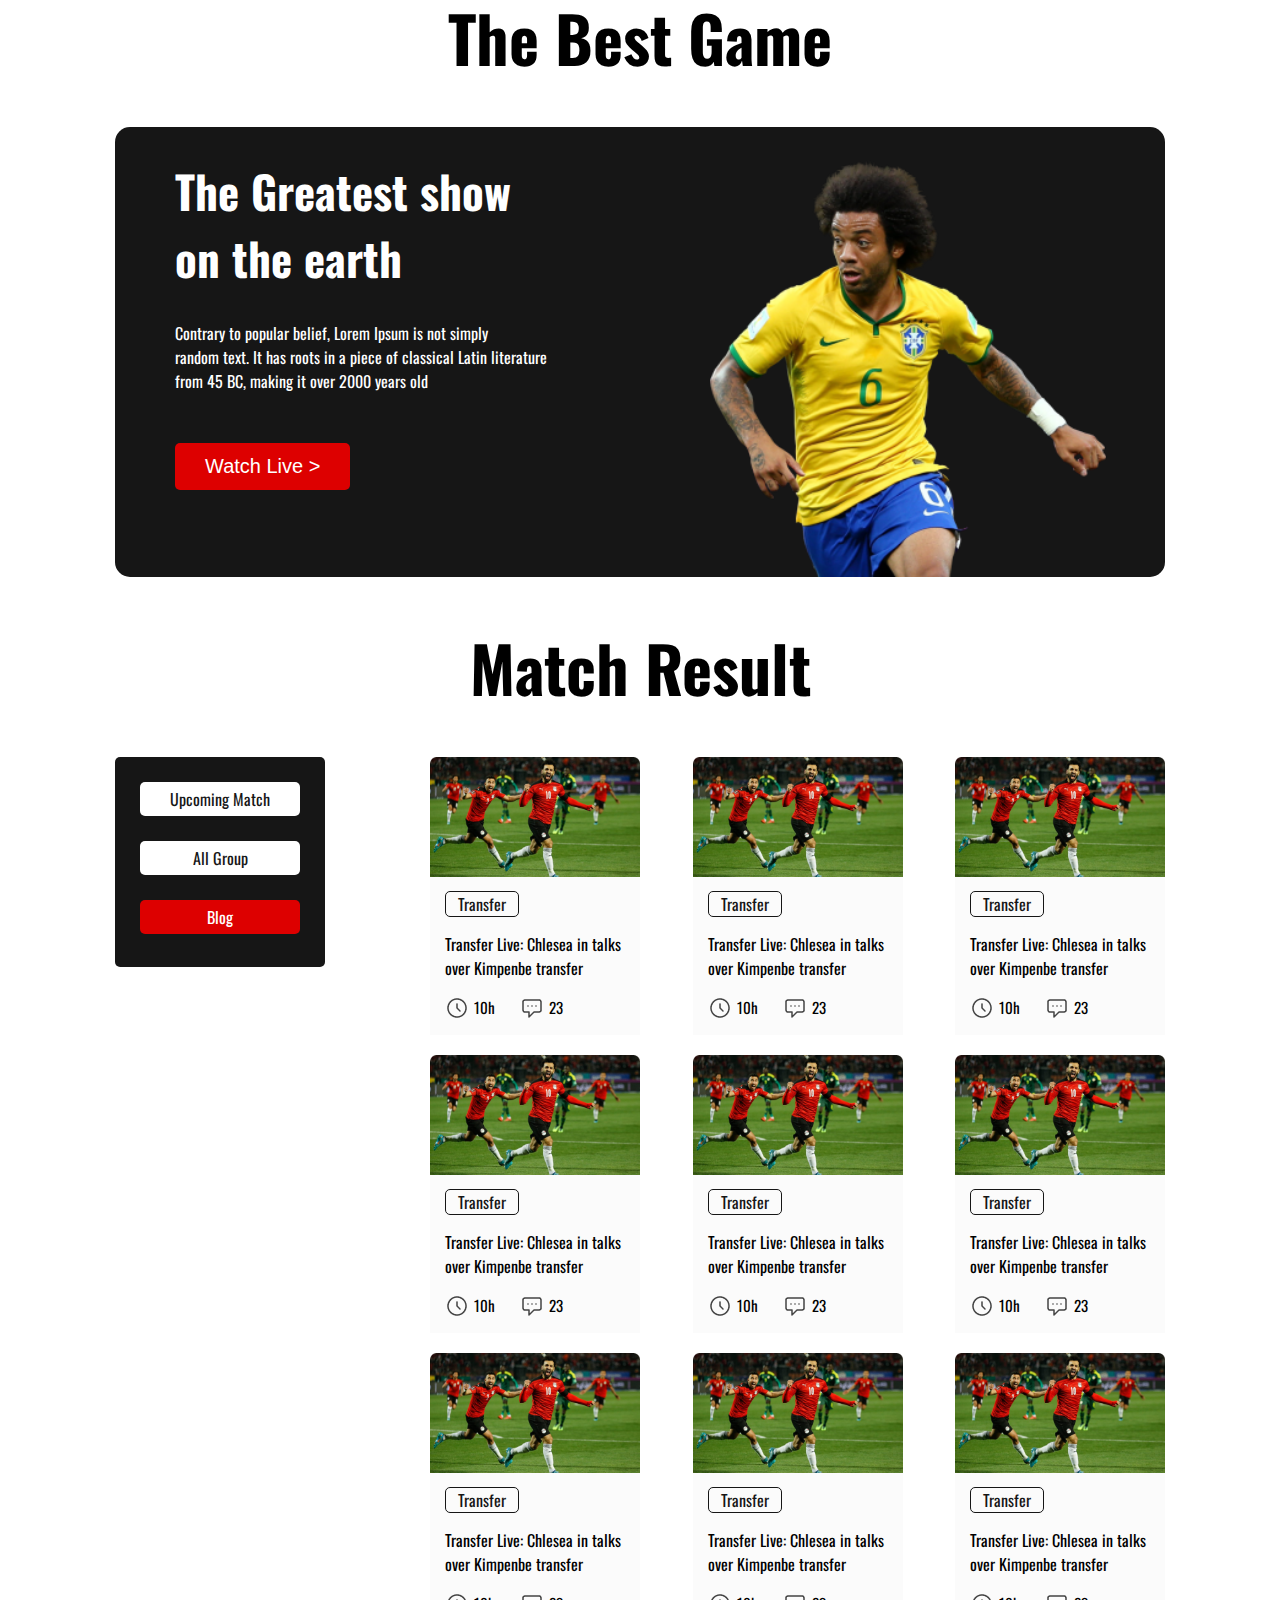
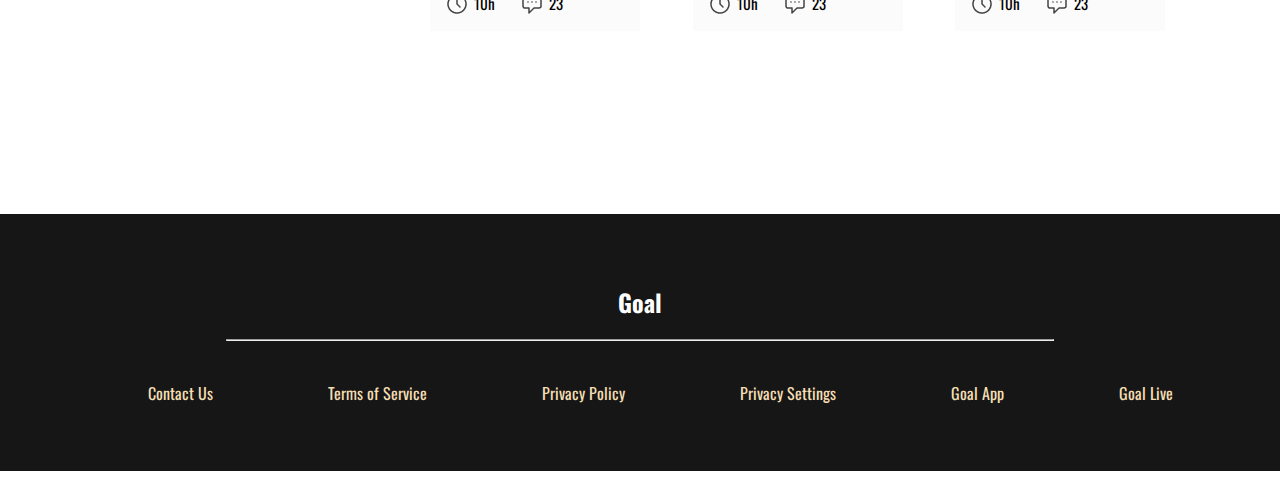
<file: index.html>
<!DOCTYPE html>
<html lang="en">
<head>
    <meta charset="UTF-8">
    <meta http-equiv="X-UA-Compatible" content="IE=edge">
    <meta name="viewport" content="width=device-width, initial-scale=1.0">
    <title>Football</title>
    <link rel="stylesheet" href="https://cdnjs.cloudflare.com/ajax/libs/animate.css/4.1.1/animate.min.css"
  />
    <link rel="stylesheet" href="style.css">

</head>
<body>

    <!-- header start -->
    <header>
        <div class="section-title">
            <h1 style="margin-top:-10px;">The Best Game</h1>
        </div>
        <section class="show-section">
            <div class="show-details half">
                <h1 class="animate__animated animate__fadeInLeft">The Greatest  show <br> on the earth</h1>
                <p class="animate__animated animate__slideInLeft"
                >Contrary to popular belief,  Lorem Ipsum is not simply <br> random text. It has roots in a piece of classical Latin literature <br> from 45 BC, making it over 2000 years old</p>
                <button class="watch-btn animate__animated animate__zoomIn">Watch Live ></button>
            </div>
            <div class=" half">
                <img src="assets/Banner Image.png" alt="">
            </div>
        </section>        
    </header>
    <!-- end header -->

    <!-- start main -->
    <main>
        <!-- match section start -->
        <section class="container upgrade-site">
            <div class="section-title">
                <h1>Match Result</h1>
            </div> 
            <div class="match-result-area">              
                <div class="upcoming">
                    <div class="schedule">
                        <div class="first-btn">
                            <a href="http://127.0.0.1:5500/upcoming.html" >Upcoming Match</a>
                        </div>
                        <div class="group-btn">
                            <a href="">All Group</a>
                        </div>
                        <div class="blog-btn" >
                            <a class="blog" href="">Blog</a> 
                        </div>
                    </div>                      
                </div>        
                <div class="all-matches">                              
                    <div class="match">
                        <div class="match-img">
                            <img class="match-img" src="assets/Blog Image.png" alt="">
                        </div>
                        <div class="match-details">
                            <a href="">Transfer</a>
                            <p>Transfer Live: Chlesea in talks      over Kimpenbe transfer</p>
    
                            <div class="icon">
                               <div class="time">
                                    <img src="assets/Time Icon.png" alt="">
                                    <span>10h</span>
                               </div>
                                <div class="message">
                                    <img src="assets/Chat Icon.png" alt="">
                                    <span>23</span>
                                </div>
                            </div>
                        </div>               
                    </div>                        
                    <div class="match">
                        <div class="match-img">
                            <img class="match-img" src="assets/Blog Image.png" alt="">
                        </div>
                        <div class="match-details">
                            <a href="">Transfer</a>
                            <p>Transfer Live: Chlesea in talks      over Kimpenbe transfer</p>
    
                            <div class="icon">
                               <div class="time">
                                    <img src="assets/Time Icon.png" alt="">
                                    <span>10h</span>
                               </div>
                                <div class="message">
                                    <img src="assets/Chat Icon.png" alt="">
                                    <span>23</span>
                                </div>
                            </div>
                        </div>               
                    </div>                        
                    <div class="match">
                        <div class="match-img">
                            <img class="match-img" src="assets/Blog Image.png" alt="">
                        </div>
                        <div class="match-details">
                            <a href="">Transfer</a>
                            <p>Transfer Live: Chlesea in talks      over Kimpenbe transfer</p>
    
                            <div class="icon">
                               <div class="time">
                                    <img src="assets/Time Icon.png" alt="">
                                    <span>10h</span>
                               </div>
                                <div class="message">
                                    <img src="assets/Chat Icon.png" alt="">
                                    <span>23</span>
                                </div>
                            </div>
                        </div>               
                    </div>                        
                    <div class="match">
                        <div class="match-img">
                            <img class="match-img" src="assets/Blog Image.png" alt="">
                        </div>
                        <div class="match-details">
                            <a href="">Transfer</a>
                            <p>Transfer Live: Chlesea in talks      over Kimpenbe transfer</p>
    
                            <div class="icon">
                               <div class="time">
                                    <img src="assets/Time Icon.png" alt="">
                                    <span>10h</span>
                               </div>
                                <div class="message">
                                    <img src="assets/Chat Icon.png" alt="">
                                    <span>23</span>
                                </div>
                            </div>
                        </div>               
                    </div>                        
                    <div class="match">
                        <div class="match-img">
                            <img class="match-img" src="assets/Blog Image.png" alt="">
                        </div>
                        <div class="match-details">
                            <a href="">Transfer</a>
                            <p>Transfer Live: Chlesea in talks      over Kimpenbe transfer</p>
    
                            <div class="icon">
                               <div class="time">
                                    <img src="assets/Time Icon.png" alt="">
                                    <span>10h</span>
                               </div>
                                <div class="message">
                                    <img src="assets/Chat Icon.png" alt="">
                                    <span>23</span>
                                </div>
                            </div>
                        </div>               
                    </div>                        
                    <div class="match">
                        <div class="match-img">
                            <img class="match-img" src="assets/Blog Image.png" alt="">
                        </div>
                        <div class="match-details">
                            <a href="">Transfer</a>
                            <p>Transfer Live: Chlesea in talks      over Kimpenbe transfer</p>
    
                            <div class="icon">
                               <div class="time">
                                    <img src="assets/Time Icon.png" alt="">
                                    <span>10h</span>
                               </div>
                                <div class="message">
                                    <img src="assets/Chat Icon.png" alt="">
                                    <span>23</span>
                                </div>
                            </div>
                        </div>               
                    </div>                        
                    <div class="match">
                        <div class="match-img">
                            <img class="match-img" src="assets/Blog Image.png" alt="">
                        </div>
                        <div class="match-details">
                            <a href="">Transfer</a>
                            <p>Transfer Live: Chlesea in talks      over Kimpenbe transfer</p>
    
                            <div class="icon">
                               <div class="time">
                                    <img src="assets/Time Icon.png" alt="">
                                    <span>10h</span>
                               </div>
                                <div class="message">
                                    <img src="assets/Chat Icon.png" alt="">
                                    <span>23</span>
                                </div>
                            </div>
                        </div>               
                    </div>                        
                    <div class="match">
                        <div class="match-img">
                            <img class="match-img" src="assets/Blog Image.png" alt="">
                        </div>
                        <div class="match-details">
                            <a href="">Transfer</a>
                            <p>Transfer Live: Chlesea in talks      over Kimpenbe transfer</p>
    
                            <div class="icon">
                               <div class="time">
                                    <img src="assets/Time Icon.png" alt="">
                                    <span>10h</span>
                               </div>
                                <div class="message">
                                    <img src="assets/Chat Icon.png" alt="">
                                    <span>23</span>
                                </div>
                            </div>
                        </div>               
                    </div>                        
                    <div class="match">
                        <div class="match-img">
                            <img class="match-img" src="assets/Blog Image.png" alt="">
                        </div>
                        <div class="match-details">
                            <a href="">Transfer</a>
                            <p>Transfer Live: Chlesea in talks      over Kimpenbe transfer</p>
    
                            <div class="icon">
                               <div class="time">
                                    <img src="assets/Time Icon.png" alt="">
                                    <span>10h</span>
                               </div>
                                <div class="message">
                                    <img src="assets/Chat Icon.png" alt="">
                                    <span>23</span>
                                </div>
                            </div>
                        </div>               
                    </div>                        
                                            
                </div>
            </div>
            
        </section>
        <p class="view-btn">
            <button>View All</button>
        </p>
        
        <!-- end match section -->
    </main>
    <!-- end main -->

    <!-- star footer -->
    <footer>
        <div class="footer-title">
            <h2>Goal</h2>
            <hr>
        </div>
        <div class="footer-extra">
            <ul>
                <li>Contact Us</li>
                <li>Terms of Service</li>
                <li>Privacy Policy</li>
                <li>Privacy Settings</li>
                <li>Goal App</li>
                <li>Goal Live</li>
            </ul>
        </div>
    </footer>   
     <!--end footer  -->
</body>
</html>
</file>
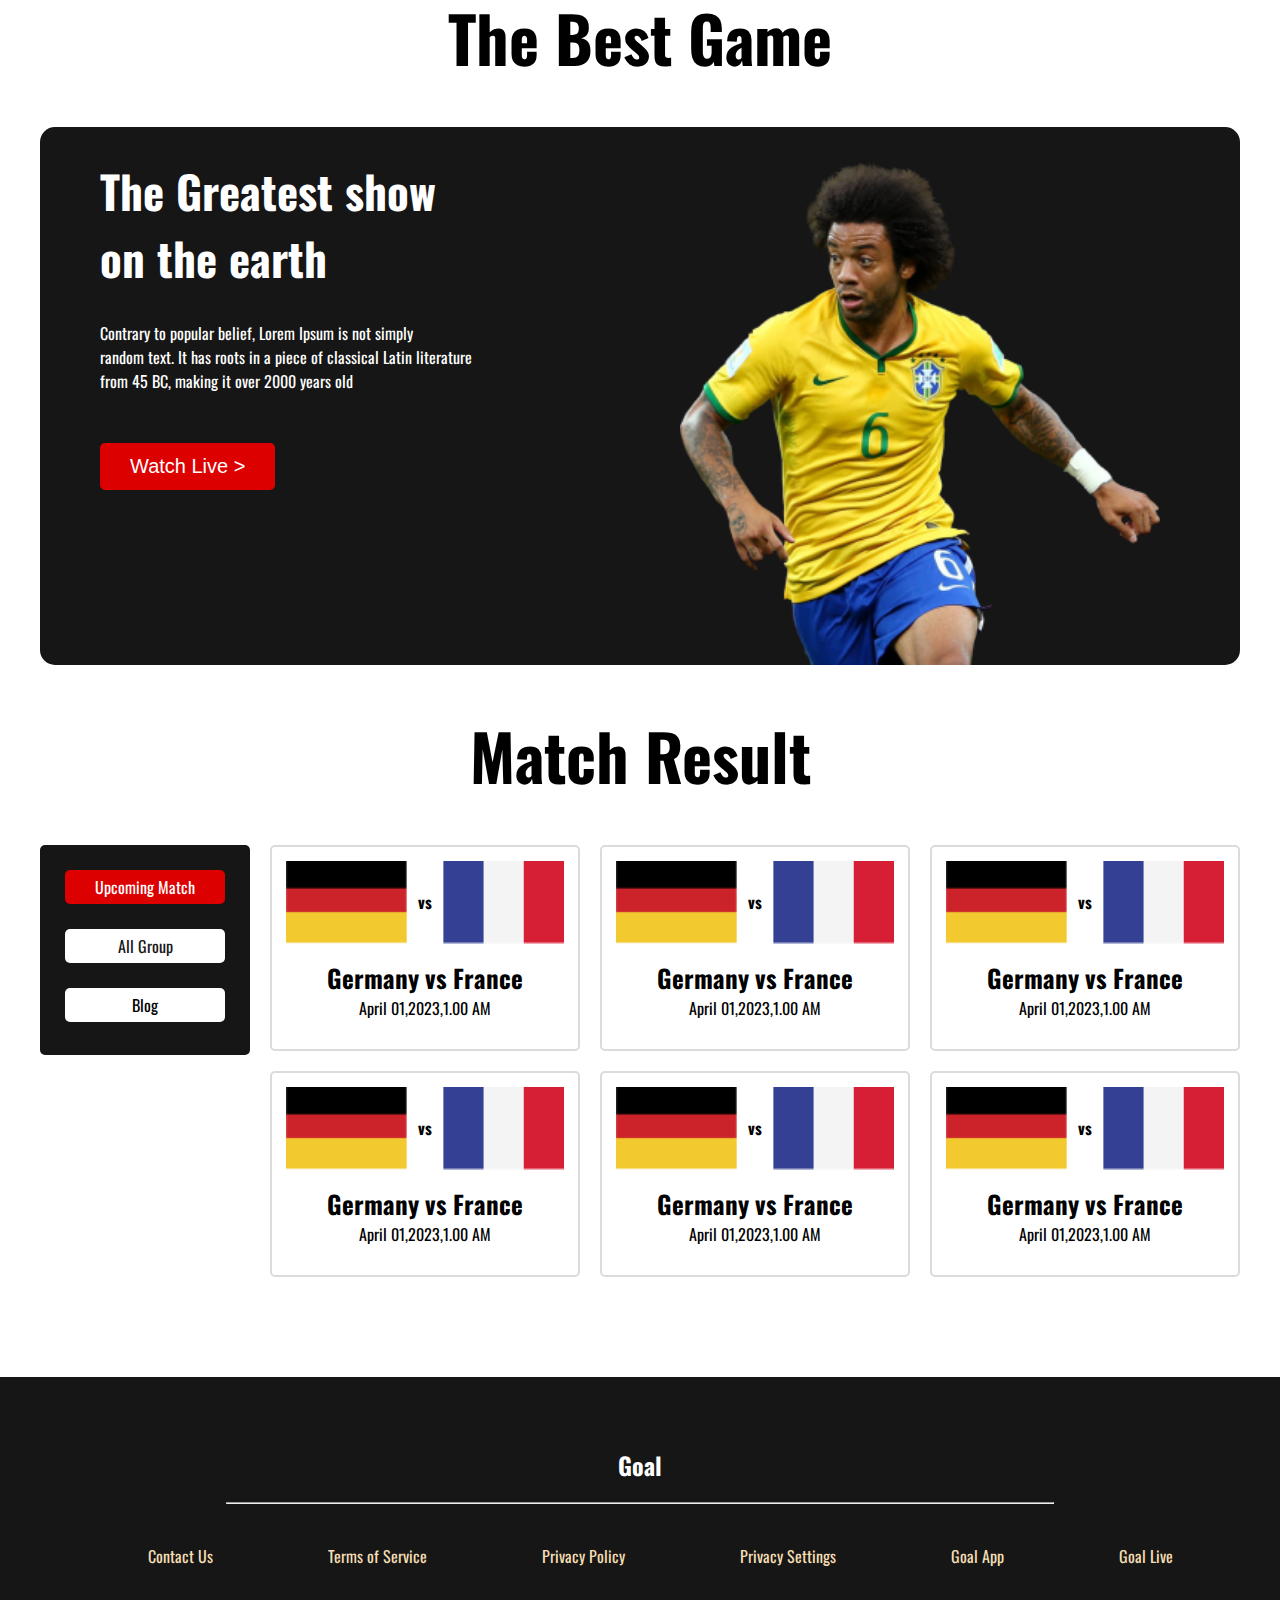
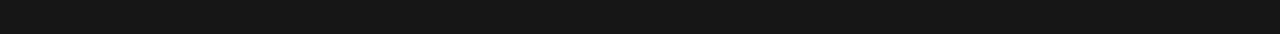
<file: upcoming.html>
<!DOCTYPE html>
<html lang="en">
<head>
    <meta charset="UTF-8">
    <meta http-equiv="X-UA-Compatible" content="IE=edge">
    <meta name="viewport" content="width=device-width, initial-scale=1.0">
    <title>Football</title>
    <link rel="stylesheet" href="upgrade.css">
</head>
<body>

    <!-- header start -->
    <header>
        <div class="section-title">
            <h1 style="margin-top:-10px;">The Best Game</h1>
        </div>
        <section class="show-section">
            <div class="show-details half">
                <h1>The Greatest  show <br> on the earth</h1>
                <p>Contrary to popular belief,  Lorem Ipsum is not simply <br> random text. It has roots in a piece of classical Latin literature <br> from 45 BC, making it over 2000 years old</p>
                <button>Watch Live ></button>
            </div>
            <div class=" half">
                <img src="assets/Banner Image.png" alt="">
            </div>
        </section>        
    </header>
    <!-- end header -->

    <!-- start main -->
    <main>
        <!-- match section start -->
        <section class="container upgrade-site">
            <div class="section-title">
                <h1>Match Result</h1>
            </div> 
            <div class="match-result-area">              
                <div class="upcoming">
                    <div class="schedule">
                        <div class="first-btn">
                            <a href="" class="upcoming-match" >Upcoming Match</a>
                        </div>
                        <div class="group-btn">
                            <a href="">All Group</a>
                        </div>
                        <div class="blog-btn" >
                            <a class="blog" href="./index.html">Blog</a> 
                        </div>
                    </div>                      
                </div>        
                <div class="all-matches">                              
                    <div class=" upcomings-matches">
                        <div class="match-fixed ">
                            <img src="assets/germany Flag.png" alt="">
                            <span class="match-span">vs</span>
                            <img src="assets/Flag.png" alt="">
                        </div>
                        <div class="match-details">
                            <h4>Germany vs France</h4>  
                            <p>April 01,2023,1.00 AM</p>
                        </div>               
                    </div>                        
                    <div class=" upcomings-matches">
                        <div class="match-fixed ">
                            <img src="assets/germany Flag.png" alt="">
                            <span class="match-span">vs</span>
                            <img src="assets/Flag.png" alt="">
                        </div>
                        <div class="match-details">
                            <h4>Germany vs France</h4>  
                            <p>April 01,2023,1.00 AM</p>
                        </div>               
                    </div>                        
                    <div class=" upcomings-matches">
                        <div class="match-fixed ">
                            <img src="assets/germany Flag.png" alt="">
                            <span class="match-span">vs</span>
                            <img src="assets/Flag.png" alt="">
                        </div>
                        <div class="match-details">
                            <h4>Germany vs France</h4>  
                            <p>April 01,2023,1.00 AM</p>
                        </div>               
                    </div>                        
                    <div class=" upcomings-matches">
                        <div class="match-fixed ">
                            <img src="assets/germany Flag.png" alt="">
                            <span class="match-span">vs</span>
                            <img src="assets/Flag.png" alt="">
                        </div>
                        <div class="match-details">
                            <h4>Germany vs France</h4>  
                            <p>April 01,2023,1.00 AM</p>
                        </div>               
                    </div>                        
                    <div class=" upcomings-matches">
                        <div class="match-fixed ">
                            <img src="assets/germany Flag.png" alt="">
                            <span class="match-span">vs</span>
                            <img src="assets/Flag.png" alt="">
                        </div>
                        <div class="match-details">
                            <h4>Germany vs France</h4>  
                            <p>April 01,2023,1.00 AM</p>
                        </div>               
                    </div>                        
                    <div class=" upcomings-matches">
                        <div class="match-fixed ">
                            <img src="assets/germany Flag.png" alt="">
                            <span class="match-span">vs</span>
                            <img src="assets/Flag.png" alt="">
                        </div>
                        <div class="match-details">
                            <h4>Germany vs France</h4>  
                            <p>April 01,2023,1.00 AM</p>
                        </div>               
                    </div>                        
                                            
                                            
                </div>
            </div>
        </section>
        <!-- end match section -->
    </main>
    <!-- end main -->

    <!-- star footer -->
    <footer>
        <div class="footer-title">
            <h2>Goal</h2>
            <hr>
        </div>
        <div class="footer-extra">
            <ul>
                <li>Contact Us</li>
                <li>Terms of Service</li>
                <li>Privacy Policy</li>
                <li>Privacy Settings</li>
                <li>Goal App</li>
                <li>Goal Live</li>
            </ul>
        </div>
    </footer>   
     <!--end footer  -->
</body>
</html>
</file>
<file: style.css>
/* google fonts */
@import url('https://fonts.googleapis.com/css2?family=Oswald:wght@400;500;600;700&display=swap');

 /* common css style*/
body{
    font-family: 'Oswald', sans-serif;
    margin: 0;
}
section{
    margin-bottom: 100px;
}

.watch-btn{
    border: none;
    color: white;
    background-color: #DD0000;
    padding: 12px 30px;
    border-radius: 5px;
    font-size: 20px;
}

.section-title{
    font-size: 32px;
    font-weight: 700px;
    text-align: center;
    margin-bottom: 30px;
}

/* header css style  */


.show-section{
    background-color: #161616;
    color: #FFFFFF;
    width: 1050px;
    height: 450px;
    display: flex;
    justify-content: space-between;
    margin: 0 auto;
    border-radius: 15px;
}
.show-details{
    padding-left: 60px;
}
.show-details h1{
    font-size: 45px;
    font-weight: 700px;
}
.show-details p{
    margin-bottom: 50px;
}
.half{
   width: 50%;
}
.half img{
    width: 80%;
    margin-left: 40px;
    margin-top: 33px;
}

/*Match section css style */
 
.container{
    width: 1050px;
    margin: 0 auto;
    
}
.upgrade-site{
    margin-bottom: 100px;
}
.match-result-area{
    display: grid;
    grid-template-columns:1fr 3fr;
    margin: 0 auto;
}
.upcoming{
    width: 210px;
    height: 210px;
    margin-bottom: 35px;
    background-color: #161616;
    border-radius: 5px;
}
.schedule a {
    text-decoration: none;
    display: flex;
    justify-content: center;
}
.first-btn {
    background-color: white;
    width:150px;
    margin: auto;
    padding: 5px;
    margin-top: 25px;
    border-radius: 5px;
}
.group-btn{
    background-color:white;
    width: 150px;
    margin: auto;
    padding: 5px;
    margin-top: 25px;
    border-radius: 5px;
}
.first-btn a {
    color: #161616;
}
.group-btn a{
    color: #161616;
}

.blog-btn{
    background-color: #DD0000;
    width: 150px;
    margin: auto;
    padding: 5px;    
    margin-top: 25px;
    border-radius: 5px;
}
.blog-btn a{
    color: white;
}
.all-matches{
    display: grid;
    grid-template-columns:repeat(3, 1fr);
    grid-row-gap: 20px;
    place-items: end;
    
}

.match{
    width: 210px;
}
.match-img{
    width: 210px;
    height: 120px;
}

.match-details{
    background-color:#e8e8e830;    
    padding: 15px;
} 
.match-details a{
    text-decoration: none;
    color: #161616;
    border: 1px solid #161616;
    padding: 0 12px;
    border-radius: 5px;
}

.icon{
   display: grid;
   grid-template-columns: 1fr 1fr 2fr;
   grid-gap: 25px;
   font-size: 15px;
}
.time {
    display: flex;
    justify-content: space-between;
    gap: 5px; 
}
.message{
    display: flex;
    justify-content: space-around;
    gap: 5px;
}

/* view all button css */
.view-btn{
    text-align: center;
    margin-bottom: 30px;
}
.view-btn button{
    border: none;
    border-radius: 5px;
    background-color: #DD0000;
    padding: 15px 35px;
    color: white;
    font-size: 20px;
    visibility: hidden;
}

/* footer css styles */
footer{
    background-color: #161616;
    color: white;
    padding:50px;
}
.footer-title{
    text-align: center;
}
hr{
    width: 70%;
    margin-bottom: 40px;
}
.footer-extra ul{
    display: flex;
    justify-content: space-around;
    align-items: center;
    color: wheat;
}
.footer-extra li{
    list-style: none;
}

/* full media query */
/* Mobile */
@media only screen and (max-width: 668px) {
   
    .container{
     width: auto;
    }
    .show-section{
     width: auto;
     display: grid;
     grid-template-columns: 1fr;
     height: auto;
    }
    .half img{
     margin-top: 42px;
     height: auto;
    }
    .match-result-area{
     display: grid;
     grid-template-columns: 1fr;
    }
    .all-matches{
     display: grid;
     grid-template-columns: 1fr ;
     gap: 30px;
     margin: 25px;
     
 }
 .upcoming{
     width: auto;
     background-color: white; 
     height: 100px;
 
 }
 .schedule{
     display: grid;
     grid-template-columns: 1fr 1fr 1fr;
     gap: 20px;
     margin: 0 8px;
 }
 .first-btn {
     background-color: #DD0000;
     width:103px;
     border: 2px solid #747373;
 }
 .group-btn{
     background-color:white;
     width: 92px;
     border: 2px solid #747373;       
 }
 
 .blog-btn{
     background-color:white;
     width: 92px;
     border: 2px solid #747373;
 }
   }
 /* Tablet */
 
   @media only screen and (min-width: 669px) and (max-width: 980px) {
     .container{
         width: auto;
     }
     .show-section{
         width: auto;
        }
        .match-result-area{
         display: grid;
         grid-template-columns: 1fr;
        }
        .all-matches{
         display: grid;
         grid-template-columns: 1fr 1fr;
         gap: 30px;
         margin: 25px;
         
     }
     .upcoming{
         width: auto;
         background-color: white; 
         height: 100px;
     
     }
     .schedule{
         display: grid;
         grid-template-columns: 1fr 1fr 1fr;
         gap: 20px;
         margin: 0 8px;
     }
     .first-btn {
         background-color: #DD0000;
         width:120px;
         border: 2px solid #747373;
     }
     .group-btn{
         background-color:white;
         width: 92px;
         border: 2px solid #747373;
     }
     
     .blog-btn{
         background-color:white;
          width: 92px;
          border: 2px solid #747373;
 }
 .view-btn button{
   visibility: visible;
}
   }
</file>
<file: upgrade.css>
/* google fonts */
@import url('https://fonts.googleapis.com/css2?family=Oswald:wght@400;500;600;700&display=swap');

 /* common css style*/
body{
    font-family: 'Oswald', sans-serif;
    margin: 0;
}
section{
    margin-bottom: 100px;
}

button{
    border: none;
    color: white;
    background-color: #DD0000;
    padding: 12px 30px;
    border-radius: 5px;
    font-size: 20px;
}

.section-title{
    font-size: 32px;
    font-weight: 700px;
    text-align: center;
    margin-bottom: 30px;
}

/* header css style  */


.show-section{
    background-color: #161616;
    color: #FFFFFF;
    width: 1200px;
    height: 538px;
    margin: 0 auto;
    border-radius: 15px;
    display: grid;
    grid-template-columns: 1fr 1fr;
}
.show-details{
    padding-left: 60px;
}
.show-details h1{
    font-size: 45px;
    font-weight: 700px;
}
.show-details p{
    margin-bottom: 50px;
}
.half img{
    width: 80%;
    margin-left: 40px;
    margin-top: 33px;
}

/*Match section css style */
 
.container{
    width: 1200px;
    margin: 0 auto;
    
}
.upgrade-site{
    margin-bottom: 100px;
}
.match-result-area{
    display: grid;
    grid-template-columns:1fr 4fr;
    gap: 20px;
    margin: 0 auto;
}
.upcoming{
    width: 210px;
    height: 210px;
    margin-bottom: 35px;
    background-color: #161616;
    border-radius: 5px;
}
.schedule a {
    text-decoration: none;
    display: flex;
    justify-content: center;
}
.first-btn {
    background-color: #DD0000;
    width:150px;
    margin: auto;
    padding: 5px;
    margin-top: 25px;
    border-radius: 5px;
}
.group-btn{
    background-color:white;
    width: 150px;
    margin: auto;
    padding: 5px;
    margin-top: 25px;
    border-radius: 5px;
}
.first-btn a {
    color: #fff;
}
.group-btn a{
    color: #161616;
}

.blog-btn{
    background-color:white;
    width: 150px;
    margin: auto;
    padding: 5px;    
    margin-top: 25px;
    border-radius: 5px;
}
.blog-btn a{
    color: black;
}
.blog-btn:hover {
    background-color: red;
}
.first-btn {
    background-color: #DD0000;
    width:150px;
    margin: auto;
    padding: 5px;
    margin-top: 25px;
    border-radius: 5px;
}
.group-btn{
    background-color:white;
    width: 150px;
    margin: auto;
    padding: 5px;
    margin-top: 25px;
    border-radius: 5px;
}
.first-btn a {
    color: #fff;
}
.group-btn a{
    color: #161616;
}

.blog-btn{
    background-color:white;
    width: 150px;
    margin: auto;
    padding: 5px;    
    margin-top: 25px;
    border-radius: 5px;
}
.blog-btn a{
    color: black;
}
.all-matches{
    display: grid;
    grid-template-columns: 1fr 1fr 1fr;
    gap: 20px;
    
}
.upcomings-matches{
    padding: 14px;
    border: 2px solid #dfdada;
    border-radius: 5px;
}

.match-fixed{
    display: flex;
    justify-content: space-between;
    align-items: center;
}
.match-span{
    margin: 0 10px;
    font-weight: 700;
}
.match-fixed img{
    width: 122px;
    height: 83px;
}
.match-details{
    text-align: center; 
    padding: 15px;
} 
.match-details a{
    text-decoration: none;
    color: #161616;
    border: 1px solid #161616;
    padding: 0 12px;
    border-radius: 5px;
}
.match-details h4{
    margin: 0;
    font-size: 25px;
}
.match-details p{
    margin: 0;
}
.icon{
   display: grid;
   grid-template-columns: 1fr 1fr 2fr;
   grid-gap: 25px;
   font-size: 15px;
}
.time {
    display: flex;
    justify-content: space-between;
    gap: 5px; 
}
.message{
    display: flex;
    justify-content: space-around;
    gap: 5px;
}

/* footer css styles */
footer{
    background-color: #161616;
    color: white;
    padding:50px;
}
.footer-title{
    text-align: center;
}
hr{
    width: 70%;
    margin-bottom: 40px;
}
.footer-extra ul{
    display: flex;
    justify-content: space-around;
    align-items: center;
    color: wheat;
}
.footer-extra li{
    list-style: none;
}
</file>
